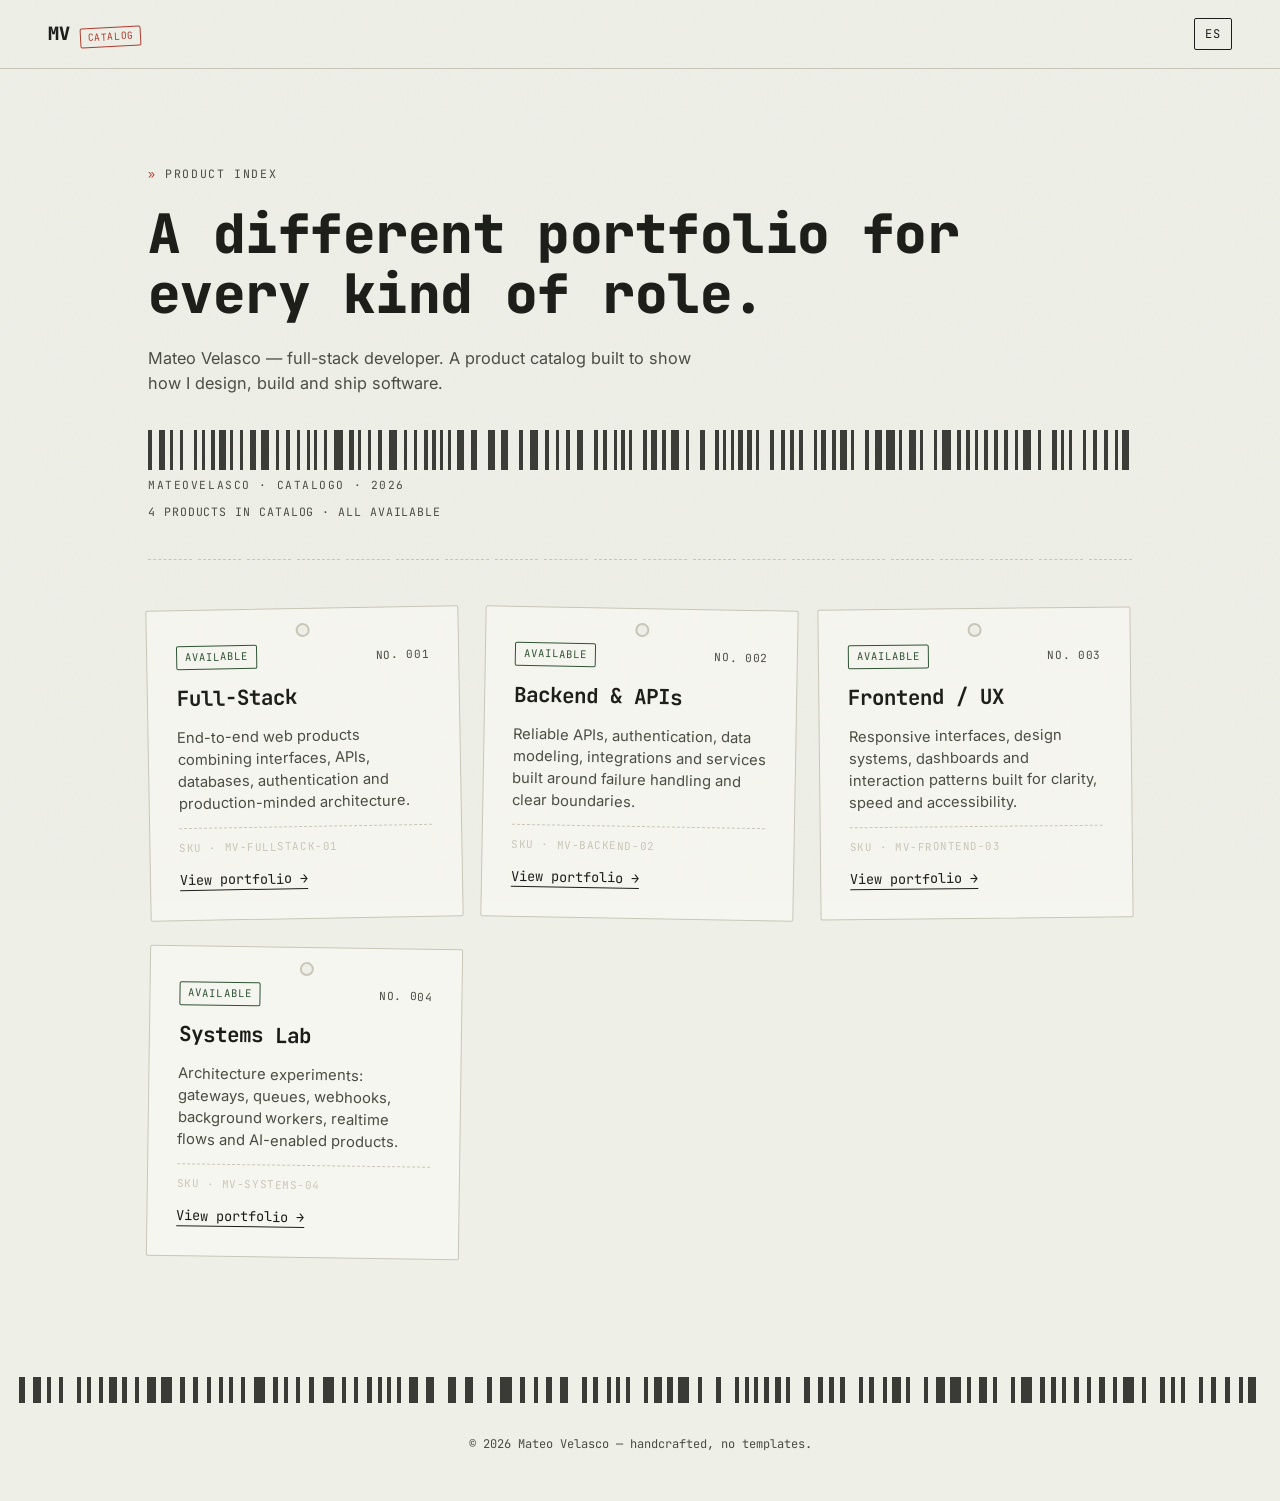
<file: catalogo/index.html>
<!DOCTYPE html>
<html lang="en">
<head>
<meta charset="UTF-8">
<meta name="viewport" content="width=device-width, initial-scale=1.0">
<title>Mateo Velasco — Catálogo de portafolios</title>
<meta name="description" content="Catálogo de portafolios de Mateo Velasco, desarrollador full-stack.">
<link rel="icon" href="favicon.svg" type="image/svg+xml">
<meta property="og:type" content="website">
<meta property="og:title" content="Mateo Velasco — Catálogo de portafolios">
<meta property="og:description" content="Portafolios de Mateo Velasco: Full-Stack, Backend y UX/UI & Frontend.">
<meta property="og:image" content="https://jmateovelascoauza.github.io/og-image.png">
<meta property="og:url" content="https://jmateovelascoauza.github.io/">
<meta name="twitter:card" content="summary_large_image">
<link rel="preconnect" href="https://fonts.googleapis.com">
<link rel="preconnect" href="https://fonts.gstatic.com" crossorigin>
<link href="https://fonts.googleapis.com/css2?family=JetBrains+Mono:wght@400;500;700;800&family=Inter:wght@400;500;600&display=swap" rel="stylesheet">
<link rel="stylesheet" href="style.css">
</head>
<body>

<div class="grain"></div>

<header class="topbar">
  <span class="brand">
    <span class="brand-mark">MV</span>
    <span class="brand-stamp" data-i18n="brandStamp">CATÁLOGO</span>
  </span>
  <button class="lang-toggle" id="langToggle" aria-label="Cambiar idioma / Switch language">EN</button>
</header>

<main class="catalog">
  <p class="eyebrow" data-i18n="eyebrow">ÍNDICE DE PRODUCTOS</p>
  <h1 class="catalog-title" data-i18n="title">Un portafolio distinto para cada pedido.</h1>
  <p class="catalog-sub" data-i18n="subtitle">Mateo Velasco — desarrollador full-stack. Cada versión de este catálogo está afinada para un tipo de rol distinto.</p>

  <div class="barcode" aria-hidden="true">
    <svg class="barcode-bars" viewBox="0 0 900 60" preserveAspectRatio="none" xmlns="http://www.w3.org/2000/svg"><rect x="0" y="0" width="4" height="60"/><rect x="10" y="0" width="6" height="60"/><rect x="20" y="0" width="3" height="60"/><rect x="29" y="0" width="3" height="60"/><rect x="42" y="0" width="3" height="60"/><rect x="49" y="0" width="3" height="60"/><rect x="58" y="0" width="3" height="60"/><rect x="65" y="0" width="6" height="60"/><rect x="75" y="0" width="3" height="60"/><rect x="84" y="0" width="3" height="60"/><rect x="93" y="0" width="6" height="60"/><rect x="103" y="0" width="8" height="60"/><rect x="117" y="0" width="3" height="60"/><rect x="126" y="0" width="4" height="60"/><rect x="136" y="0" width="3" height="60"/><rect x="145" y="0" width="3" height="60"/><rect x="152" y="0" width="3" height="60"/><rect x="161" y="0" width="3" height="60"/><rect x="170" y="0" width="8" height="60"/><rect x="184" y="0" width="4" height="60"/><rect x="192" y="0" width="3" height="60"/><rect x="201" y="0" width="3" height="60"/><rect x="210" y="0" width="4" height="60"/><rect x="220" y="0" width="8" height="60"/><rect x="234" y="0" width="3" height="60"/><rect x="243" y="0" width="3" height="60"/><rect x="252" y="0" width="4" height="60"/><rect x="260" y="0" width="3" height="60"/><rect x="267" y="0" width="3" height="60"/><rect x="274" y="0" width="3" height="60"/><rect x="283" y="0" width="6" height="60"/><rect x="295" y="0" width="6" height="60"/><rect x="311" y="0" width="6" height="60"/><rect x="323" y="0" width="6" height="60"/><rect x="339" y="0" width="4" height="60"/><rect x="349" y="0" width="8" height="60"/><rect x="363" y="0" width="4" height="60"/><rect x="373" y="0" width="3" height="60"/><rect x="382" y="0" width="4" height="60"/><rect x="392" y="0" width="6" height="60"/><rect x="408" y="0" width="4" height="60"/><rect x="416" y="0" width="4" height="60"/><rect x="426" y="0" width="3" height="60"/><rect x="433" y="0" width="3" height="60"/><rect x="440" y="0" width="3" height="60"/><rect x="453" y="0" width="3" height="60"/><rect x="460" y="0" width="6" height="60"/><rect x="470" y="0" width="4" height="60"/><rect x="478" y="0" width="8" height="60"/><rect x="492" y="0" width="3" height="60"/><rect x="505" y="0" width="4" height="60"/><rect x="519" y="0" width="3" height="60"/><rect x="526" y="0" width="3" height="60"/><rect x="533" y="0" width="3" height="60"/><rect x="540" y="0" width="4" height="60"/><rect x="548" y="0" width="4" height="60"/><rect x="556" y="0" width="3" height="60"/><rect x="569" y="0" width="4" height="60"/><rect x="579" y="0" width="4" height="60"/><rect x="587" y="0" width="4" height="60"/><rect x="595" y="0" width="4" height="60"/><rect x="609" y="0" width="3" height="60"/><rect x="616" y="0" width="4" height="60"/><rect x="626" y="0" width="3" height="60"/><rect x="633" y="0" width="6" height="60"/><rect x="643" y="0" width="3" height="60"/><rect x="656" y="0" width="3" height="60"/><rect x="665" y="0" width="6" height="60"/><rect x="675" y="0" width="8" height="60"/><rect x="687" y="0" width="3" height="60"/><rect x="696" y="0" width="6" height="60"/><rect x="706" y="0" width="3" height="60"/><rect x="719" y="0" width="3" height="60"/><rect x="726" y="0" width="8" height="60"/><rect x="740" y="0" width="4" height="60"/><rect x="748" y="0" width="4" height="60"/><rect x="756" y="0" width="3" height="60"/><rect x="765" y="0" width="3" height="60"/><rect x="774" y="0" width="3" height="60"/><rect x="783" y="0" width="4" height="60"/><rect x="793" y="0" width="3" height="60"/><rect x="800" y="0" width="8" height="60"/><rect x="814" y="0" width="3" height="60"/><rect x="827" y="0" width="4" height="60"/><rect x="835" y="0" width="3" height="60"/><rect x="842" y="0" width="3" height="60"/><rect x="855" y="0" width="3" height="60"/><rect x="864" y="0" width="4" height="60"/><rect x="874" y="0" width="4" height="60"/><rect x="884" y="0" width="3" height="60"/><rect x="891" y="0" width="6" height="60"/></svg>
    <span class="barcode-code">MATEOVELASCO · CATALOGO · 2026</span>
  </div>

  <p class="stock-count" data-i18n="stockCount">3 PRODUCTOS EN CATÁLOGO · TODOS DISPONIBLES</p>

  <div class="tear"><span></span><span></span><span></span><span></span><span></span><span></span><span></span><span></span><span></span><span></span><span></span><span></span><span></span><span></span><span></span><span></span><span></span><span></span><span></span><span></span></div>

  <div class="catalog-grid">

    <a class="catalog-card tag-1" href="../fullstack-dev/">
      <span class="tag-hole"></span>
      <div class="tag-head">
        <span class="stock-tag available" data-i18n="available">AVAILABLE</span>
        <span class="item-no">NO. 001</span>
      </div>
      <h2 data-i18n="card1Title">Full-Stack</h2>
      <p data-i18n="card1Desc">End-to-end web products combining interfaces, APIs, databases, authentication and production-minded architecture.</p>
      <span class="sku">SKU · MV-FULLSTACK-01</span>
      <span class="catalog-link" data-i18n="viewPortfolio">View portfolio →</span>
    </a>

    <a class="catalog-card tag-2" href="../backend-dev/">
      <span class="tag-hole"></span>
      <div class="tag-head">
        <span class="stock-tag available" data-i18n="available">AVAILABLE</span>
        <span class="item-no">NO. 002</span>
      </div>
      <h2 data-i18n="card2Title">Backend & APIs</h2>
      <p data-i18n="card2Desc">Reliable APIs, authentication, data modeling, integrations and services built around failure handling and clear boundaries.</p>
      <span class="sku">SKU · MV-BACKEND-02</span>
      <span class="catalog-link" data-i18n="viewPortfolio">View portfolio →</span>
    </a>

    <a class="catalog-card tag-3" href="../frontend-ux/">
      <span class="tag-hole"></span>
      <div class="tag-head">
        <span class="stock-tag available" data-i18n="available">AVAILABLE</span>
        <span class="item-no">NO. 003</span>
      </div>
      <h2 data-i18n="card3Title">Frontend / UX</h2>
      <p data-i18n="card3Desc">Responsive interfaces, design systems, dashboards and interaction patterns built for clarity, speed and accessibility.</p>
      <span class="sku">SKU · MV-FRONTEND-03</span>
      <span class="catalog-link" data-i18n="viewPortfolio">View portfolio →</span>
    </a>

    <a class="catalog-card tag-4" href="../systems-lab/">
      <span class="tag-hole"></span>
      <div class="tag-head">
        <span class="stock-tag available" data-i18n="available">AVAILABLE</span>
        <span class="item-no">NO. 004</span>
      </div>
      <h2 data-i18n="card4Title">Systems Lab</h2>
      <p data-i18n="card4Desc">Architecture experiments: gateways, queues, webhooks, background workers, realtime flows and AI-enabled products.</p>
      <span class="sku">SKU · MV-SYSTEMS-04</span>
      <span class="catalog-link" data-i18n="viewPortfolio">View portfolio →</span>
    </a>

  </div>
</main>

<footer class="footer">
  <div class="barcode small" aria-hidden="true"><svg class="barcode-bars" viewBox="0 0 900 60" preserveAspectRatio="none" xmlns="http://www.w3.org/2000/svg"><rect x="0" y="0" width="4" height="60"/><rect x="10" y="0" width="6" height="60"/><rect x="20" y="0" width="3" height="60"/><rect x="29" y="0" width="3" height="60"/><rect x="42" y="0" width="3" height="60"/><rect x="49" y="0" width="3" height="60"/><rect x="58" y="0" width="3" height="60"/><rect x="65" y="0" width="6" height="60"/><rect x="75" y="0" width="3" height="60"/><rect x="84" y="0" width="3" height="60"/><rect x="93" y="0" width="6" height="60"/><rect x="103" y="0" width="8" height="60"/><rect x="117" y="0" width="3" height="60"/><rect x="126" y="0" width="4" height="60"/><rect x="136" y="0" width="3" height="60"/><rect x="145" y="0" width="3" height="60"/><rect x="152" y="0" width="3" height="60"/><rect x="161" y="0" width="3" height="60"/><rect x="170" y="0" width="8" height="60"/><rect x="184" y="0" width="4" height="60"/><rect x="192" y="0" width="3" height="60"/><rect x="201" y="0" width="3" height="60"/><rect x="210" y="0" width="4" height="60"/><rect x="220" y="0" width="8" height="60"/><rect x="234" y="0" width="3" height="60"/><rect x="243" y="0" width="3" height="60"/><rect x="252" y="0" width="4" height="60"/><rect x="260" y="0" width="3" height="60"/><rect x="267" y="0" width="3" height="60"/><rect x="274" y="0" width="3" height="60"/><rect x="283" y="0" width="6" height="60"/><rect x="295" y="0" width="6" height="60"/><rect x="311" y="0" width="6" height="60"/><rect x="323" y="0" width="6" height="60"/><rect x="339" y="0" width="4" height="60"/><rect x="349" y="0" width="8" height="60"/><rect x="363" y="0" width="4" height="60"/><rect x="373" y="0" width="3" height="60"/><rect x="382" y="0" width="4" height="60"/><rect x="392" y="0" width="6" height="60"/><rect x="408" y="0" width="4" height="60"/><rect x="416" y="0" width="4" height="60"/><rect x="426" y="0" width="3" height="60"/><rect x="433" y="0" width="3" height="60"/><rect x="440" y="0" width="3" height="60"/><rect x="453" y="0" width="3" height="60"/><rect x="460" y="0" width="6" height="60"/><rect x="470" y="0" width="4" height="60"/><rect x="478" y="0" width="8" height="60"/><rect x="492" y="0" width="3" height="60"/><rect x="505" y="0" width="4" height="60"/><rect x="519" y="0" width="3" height="60"/><rect x="526" y="0" width="3" height="60"/><rect x="533" y="0" width="3" height="60"/><rect x="540" y="0" width="4" height="60"/><rect x="548" y="0" width="4" height="60"/><rect x="556" y="0" width="3" height="60"/><rect x="569" y="0" width="4" height="60"/><rect x="579" y="0" width="4" height="60"/><rect x="587" y="0" width="4" height="60"/><rect x="595" y="0" width="4" height="60"/><rect x="609" y="0" width="3" height="60"/><rect x="616" y="0" width="4" height="60"/><rect x="626" y="0" width="3" height="60"/><rect x="633" y="0" width="6" height="60"/><rect x="643" y="0" width="3" height="60"/><rect x="656" y="0" width="3" height="60"/><rect x="665" y="0" width="6" height="60"/><rect x="675" y="0" width="8" height="60"/><rect x="687" y="0" width="3" height="60"/><rect x="696" y="0" width="6" height="60"/><rect x="706" y="0" width="3" height="60"/><rect x="719" y="0" width="3" height="60"/><rect x="726" y="0" width="8" height="60"/><rect x="740" y="0" width="4" height="60"/><rect x="748" y="0" width="4" height="60"/><rect x="756" y="0" width="3" height="60"/><rect x="765" y="0" width="3" height="60"/><rect x="774" y="0" width="3" height="60"/><rect x="783" y="0" width="4" height="60"/><rect x="793" y="0" width="3" height="60"/><rect x="800" y="0" width="8" height="60"/><rect x="814" y="0" width="3" height="60"/><rect x="827" y="0" width="4" height="60"/><rect x="835" y="0" width="3" height="60"/><rect x="842" y="0" width="3" height="60"/><rect x="855" y="0" width="3" height="60"/><rect x="864" y="0" width="4" height="60"/><rect x="874" y="0" width="4" height="60"/><rect x="884" y="0" width="3" height="60"/><rect x="891" y="0" width="6" height="60"/></svg></div>
  <p data-i18n="footerTag">© 2026 Mateo Velasco — hecho a mano, sin plantillas.</p>
</footer>

<script src="script.js"></script>
</body>
</html>
</file>
<file: catalogo/style.css>
:root{
  --paper:#EEEFE7;
  --paper-raised:#F6F6F0;
  --ink:#1B1C18;
  --ink-soft:#4A4C43;
  --stamp:#B23A2E;
  --register:#2F5233;
  --tag:#E8B429;
  --line:#C9C7B8;
  --mono:'JetBrains Mono',monospace;
  --sans:'Inter',sans-serif;
  --radius:2px;
  --max:1080px;
}

*{box-sizing:border-box;margin:0;padding:0;}
html{scroll-behavior:smooth;}
body{background:var(--paper);color:var(--ink);font-family:var(--sans);line-height:1.5;overflow-x:hidden;}

.grain{
  position:fixed;inset:0;pointer-events:none;z-index:999;opacity:.035;
  background-image:url("data:image/svg+xml,%3Csvg xmlns='http://www.w3.org/2000/svg' width='120' height='120'%3E%3Cfilter id='n'%3E%3CfeTurbulence type='fractalNoise' baseFrequency='0.9' numOctaves='2' stitchTiles='stitch'/%3E%3C/filter%3E%3Crect width='100%25' height='100%25' filter='url(%23n)'/%3E%3C/svg%3E");
}

a{color:inherit;text-decoration:none;}

.eyebrow{
  font-family:var(--mono);font-size:.72rem;letter-spacing:.14em;color:var(--ink-soft);margin-bottom:1.4rem;
}
.eyebrow::before{content:'» ';color:var(--stamp);}

.topbar{
  display:flex;align-items:center;justify-content:space-between;padding:1.1rem clamp(1.2rem,4vw,3rem);
  border-bottom:1px solid var(--line);
}
.brand{display:flex;align-items:baseline;gap:.6rem;font-family:var(--mono);}
.brand-mark{font-weight:800;font-size:1.15rem;}
.brand-stamp{
  font-size:.62rem;color:var(--stamp);border:1px solid var(--stamp);
  padding:.1rem .4rem;border-radius:2px;letter-spacing:.06em;transform:rotate(-3deg);
}
.lang-toggle{
  font-family:var(--mono);font-size:.75rem;letter-spacing:.05em;background:none;
  border:1px solid var(--ink);color:var(--ink);padding:.45rem .65rem;border-radius:var(--radius);
  cursor:pointer;
}
.lang-toggle:hover{background:var(--ink);color:var(--paper);}

.catalog{max-width:var(--max);margin:0 auto;padding:clamp(3rem,8vw,6rem) clamp(1.2rem,4vw,3rem) 2rem;}
.catalog-title{
  font-family:var(--mono);font-weight:800;font-size:clamp(2rem,5.5vw,3.4rem);line-height:1.1;letter-spacing:-.01em;
}
.catalog-sub{max-width:36rem;margin:1.4rem 0 2.2rem;font-size:1.02rem;color:var(--ink-soft);}

.barcode{display:flex;flex-direction:column;gap:.4rem;margin-bottom:2rem;}
.barcode-bars{
  width:100%;
  height:40px;
  display:block;
  fill:var(--ink);
  opacity:.85;
  shape-rendering:crispEdges;
}
.barcode.small .barcode-bars{height:26px;}
.barcode-code{font-family:var(--mono);font-size:.7rem;letter-spacing:.14em;color:var(--ink-soft);}

.tear{display:flex;gap:6px;margin-bottom:2.4rem;}
.tear span{flex:1;height:1px;border-top:1px dashed var(--line);}

.stock-count{
  font-family:var(--mono);font-size:.72rem;letter-spacing:.08em;color:var(--ink-soft);
  margin:-1.4rem 0 2.4rem;
}

.catalog-grid{display:grid;grid-template-columns:repeat(3,1fr);gap:1.8rem 1.4rem;padding:.6rem 0 3rem;}
.catalog-card{
  position:relative;background:var(--paper-raised);border:1px solid var(--line);border-radius:var(--radius);
  padding:2.2rem 1.8rem 1.8rem;display:flex;flex-direction:column;gap:.8rem;
  transition:transform .2s ease,box-shadow .2s ease,border-color .2s ease;
}
.catalog-card.tag-1{transform:rotate(-1deg);}
.catalog-card.tag-2{transform:rotate(1deg);}
.catalog-card.tag-3{transform:rotate(-.6deg);}
.catalog-card.tag-4{transform:rotate(.8deg);}
.catalog-card:not(.disabled):hover{
  transform:rotate(0deg) translateY(-4px);
  border-color:var(--ink);
  box-shadow:0 10px 24px rgba(27,28,24,.1);
}
.catalog-card.disabled{opacity:.6;}
.tag-hole{
  position:absolute;top:.9rem;left:50%;transform:translateX(-50%);
  width:14px;height:14px;border-radius:50%;border:2px solid var(--line);background:var(--paper);
}
.tag-head{display:flex;justify-content:space-between;align-items:center;}
.item-no{font-family:var(--mono);font-size:.7rem;color:var(--ink-soft);letter-spacing:.06em;}
.stock-tag{
  font-family:var(--mono);font-size:.66rem;letter-spacing:.1em;
  padding:.2rem .5rem;border-radius:2px;border:1px solid currentColor;
}
.stock-tag.available{color:var(--register);}
.stock-tag.soon{color:var(--ink-soft);}
.catalog-card h2{font-family:var(--mono);font-size:1.3rem;}
.catalog-card p{color:var(--ink-soft);font-size:.92rem;flex:1;}
.sku{font-family:var(--mono);font-size:.68rem;color:var(--line);letter-spacing:.05em;border-top:1px dashed var(--line);padding-top:.7rem;}
.catalog-link{font-family:var(--mono);font-size:.85rem;border-bottom:1px solid currentColor;align-self:flex-start;}

.footer{text-align:center;padding:2.4rem 1.2rem 3rem;font-family:var(--mono);font-size:.75rem;color:var(--ink-soft);}
.footer .barcode{align-items:center;}

@media (max-width:960px){
  .catalog-grid{grid-template-columns:repeat(2,1fr);}
}
@media (max-width:700px){
  .catalog-grid{grid-template-columns:1fr;}
  .catalog-card.tag-1,.catalog-card.tag-2,.catalog-card.tag-3,.catalog-card.tag-4{transform:rotate(0deg);}
}

@media (prefers-reduced-motion:reduce){
  *{animation-duration:.001ms !important;transition-duration:.001ms !important;}
  html{scroll-behavior:auto;}
}
</file>
